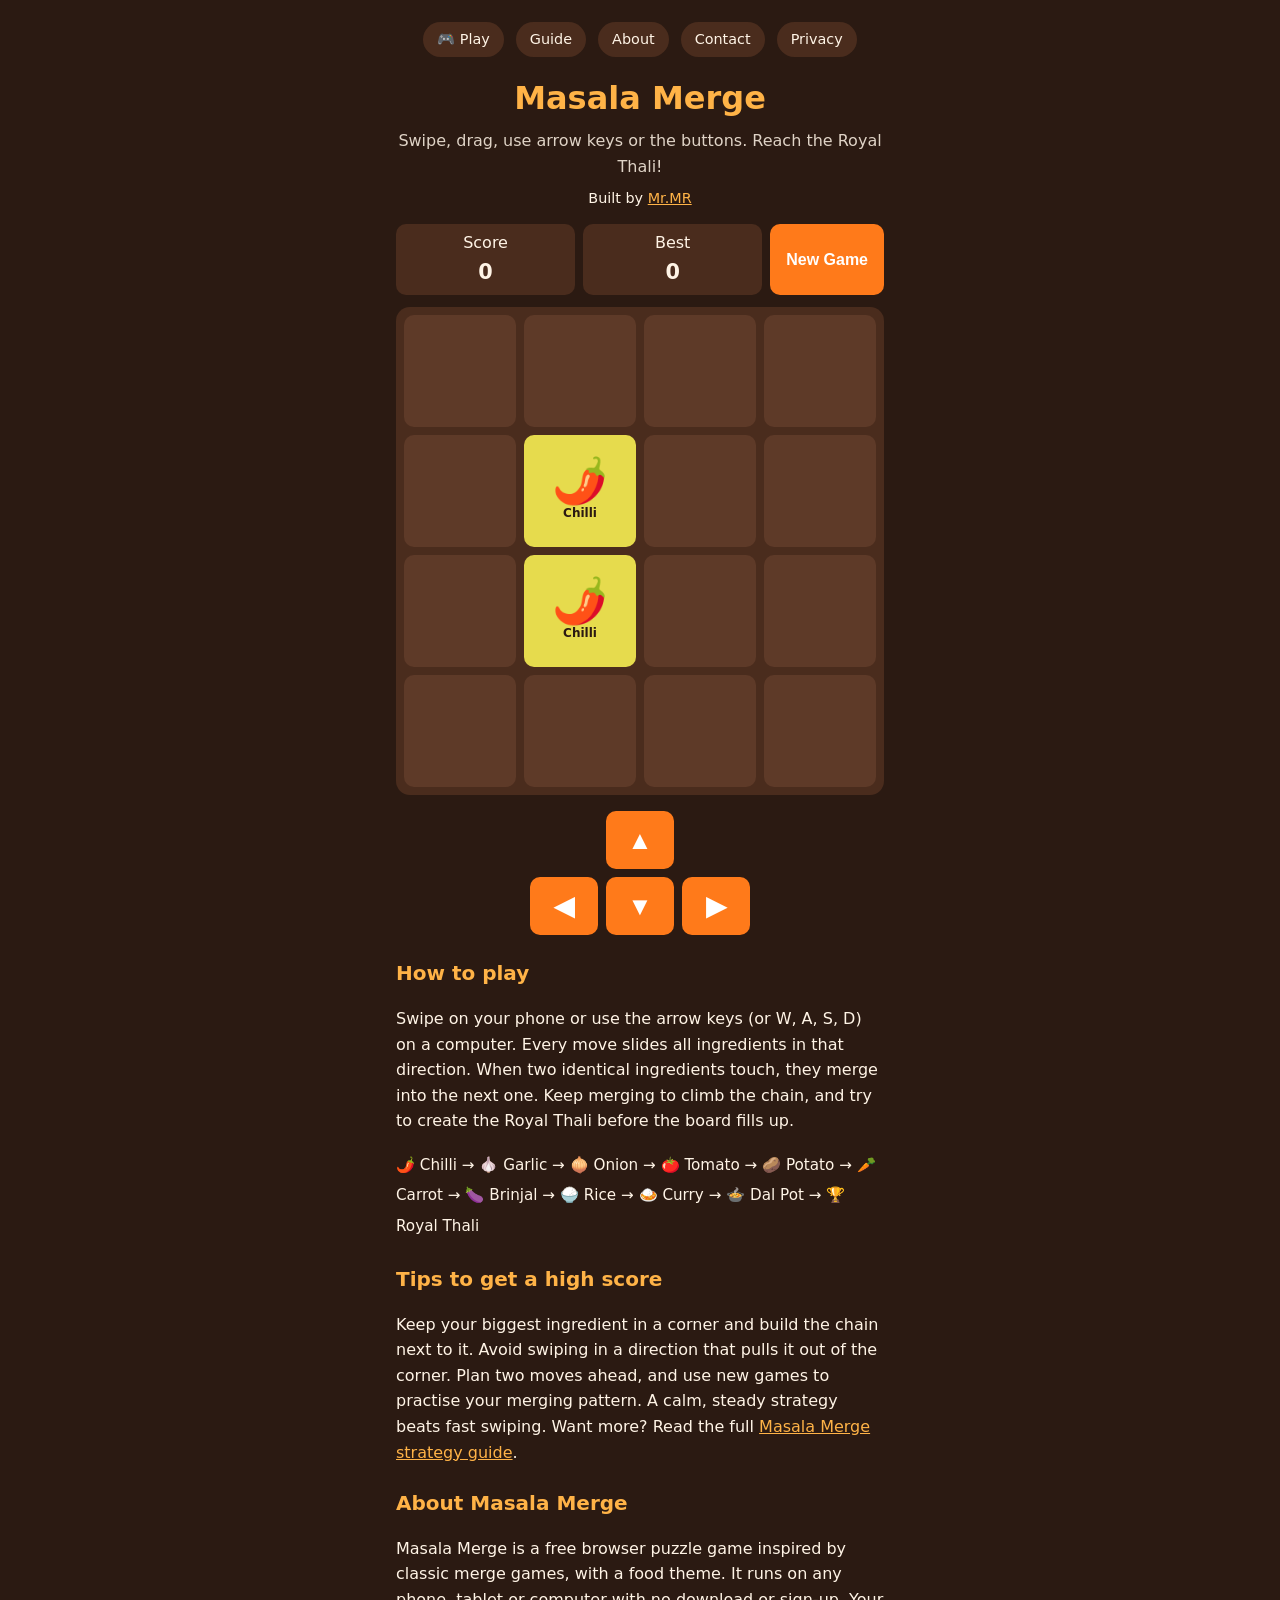
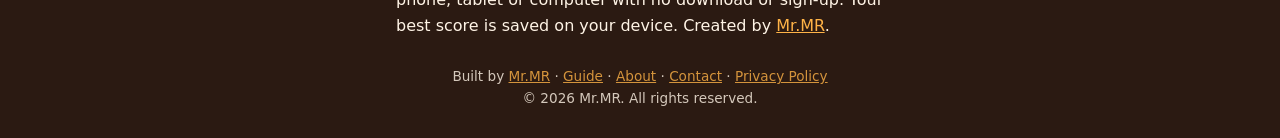
<file: index.html>
<!DOCTYPE html>
<html lang="en">
<head>
<meta charset="utf-8">
<meta name="viewport" content="width=device-width, initial-scale=1, viewport-fit=cover">
<title>Masala Merge – Free Online Indian Food Merge Puzzle Game</title>
<meta name="description" content="Masala Merge is a free merge puzzle. Swipe to combine chillies, garlic, onions and more all the way up to the Royal Thali. Play instantly on phone or PC.">
<meta name="author" content="Mr.MR">
<link rel="canonical" href="https://masala-merge.vercel.app/">

<!-- Google AdSense: confirm this publisher ID matches the one shown in your AdSense account. -->
<script async src="https://pagead2.googlesyndication.com/pagead/js/adsbygoogle.js?client=ca-pub-1119913428693800" crossorigin="anonymous"></script>

<link rel="stylesheet" href="style.css">
<style>
*{box-sizing:border-box}
body{margin:0;font-family:system-ui,sans-serif;background:#2b1a12;color:#fff4e6;line-height:1.6}
main{max-width:520px;margin:0 auto;padding:16px}
.nav{display:flex;flex-wrap:wrap;justify-content:center;gap:12px;margin-bottom:16px}
.nav a{white-space:nowrap}
h1{margin:8px 0 4px;font-size:2rem;text-align:center;color:#ffb347}
.sub{text-align:center;margin:0 0 14px;opacity:.85}
.by{text-align:center}
.bar{display:flex;gap:8px;margin-bottom:12px;align-items:stretch}
.box{flex:1;background:#4a2c1d;border-radius:10px;padding:6px 10px;text-align:center}
.box b{display:block;font-size:1.3rem}
button{background:#ff7a1a;color:#fff;border:0;border-radius:10px;padding:10px 16px;font-size:1rem;font-weight:700;cursor:pointer}
button:focus-visible,a:focus-visible{outline:3px solid #fff;outline-offset:3px}
#wrap{position:relative}
#board{display:grid;grid-template-columns:repeat(4,minmax(0,1fr));gap:8px;background:#4a2c1d;padding:8px;border-radius:14px;touch-action:none;user-select:none}
.t{aspect-ratio:1;min-width:0;border-radius:10px;display:flex;flex-direction:column;align-items:center;justify-content:center;background:#5e3a28;color:#2b1a12;font-weight:700;overflow:hidden}
.t span{font-size:clamp(1.4rem,8vw,2.8rem);line-height:1}
.t small{font-size:clamp(.5rem,2.3vw,.75rem);text-align:center;overflow-wrap:anywhere}
.e{background:#5e3a28}
.n{animation:pop .18s ease-out}
@keyframes pop{from{transform:scale(.4)}to{transform:scale(1)}}
#ov{display:none;position:absolute;inset:0;background:rgba(43,26,18,.9);border-radius:14px;flex-direction:column;align-items:center;justify-content:center;text-align:center;padding:16px;gap:8px}
#ov h2{margin:0;font-size:1.8rem}
.pad{display:grid;grid-template-columns:repeat(3,68px);grid-template-rows:repeat(2,58px);gap:8px;justify-content:center;margin:16px 0}
.pad button{font-size:1.6rem;padding:0}
#bu{grid-column:2;grid-row:1}#bl{grid-column:1;grid-row:2}#bd{grid-column:2;grid-row:2}#br{grid-column:3;grid-row:2}
section{margin-top:22px}
h2.s{color:#ffb347;font-size:1.25rem}
#legend{font-size:.95rem;line-height:2;overflow-wrap:anywhere}
footer{text-align:center;margin:28px 0 12px;font-size:.85rem;opacity:.8}
a{color:#ffb347}
@media(max-width:360px){main{padding:10px}#board{gap:5px;padding:5px}.bar{gap:5px}.box{padding:5px}button{padding:9px 10px}}
</style>
</head>
<body>
<main>
<nav class="nav" aria-label="Main navigation"><a href="index.html">🎮 Play</a><a href="guide.html">Guide</a><a href="about.html">About</a><a href="contact.html">Contact</a><a href="privacy.html">Privacy</a></nav>
<h1>Masala Merge</h1>
<p class="sub">Swipe, drag, use arrow keys or the buttons. Reach the Royal Thali!</p>
<p class="by">Built by <a href="https://mrmr-website.vercel.app/">Mr.MR</a></p>
<div class="bar">
<div class="box">Score<b id="sc">0</b></div>
<div class="box">Best<b id="bs">0</b></div>
<button id="nw" type="button">New Game</button>
</div>
<div id="wrap">
<div id="board" role="grid" aria-label="Masala Merge game board"></div>
<div id="ov" role="dialog" aria-modal="true" aria-labelledby="ot" aria-describedby="om"><h2 id="ot"></h2><p id="om"></p><button id="ob" type="button"></button></div>
</div>
<div class="pad" aria-label="Game controls">
<button id="bu" type="button" aria-label="Up">▲</button><button id="bl" type="button" aria-label="Left">◀</button><button id="bd" type="button" aria-label="Down">▼</button><button id="br" type="button" aria-label="Right">▶</button>
</div>

<section>
<h2 class="s">How to play</h2>
<p>Swipe on your phone or use the arrow keys (or W, A, S, D) on a computer. Every move slides all ingredients in that direction. When two identical ingredients touch, they merge into the next one. Keep merging to climb the chain, and try to create the Royal Thali before the board fills up.</p>
<div id="legend"></div>
</section>

<section>
<h2 class="s">Tips to get a high score</h2>
<p>Keep your biggest ingredient in a corner and build the chain next to it. Avoid swiping in a direction that pulls it out of the corner. Plan two moves ahead, and use new games to practise your merging pattern. A calm, steady strategy beats fast swiping. Want more? Read the full <a href="guide.html">Masala Merge strategy guide</a>.</p>
</section>

<section>
<h2 class="s">About Masala Merge</h2>
<p>Masala Merge is a free browser puzzle game inspired by classic merge games, with a food theme. It runs on any phone, tablet or computer with no download or sign-up. Your best score is saved on your device. Created by <a href="https://mrmr-website.vercel.app/">Mr.MR</a>.</p>
</section>

<footer>Built by <a href="https://mrmr-website.vercel.app/">Mr.MR</a> · <a href="guide.html">Guide</a> · <a href="about.html">About</a> · <a href="contact.html">Contact</a> · <a href="privacy.html">Privacy Policy</a><br>© 2026 Mr.MR. All rights reserved.</footer>
</main>
<script>
(function(){
'use strict';
const E=['','🌶️','🧄','🧅','🍅','🥔','🥕','🍆','🍚','🍛','🍲','🏆'];
const NM=['','Chilli','Garlic','Onion','Tomato','Potato','Carrot','Brinjal','Rice','Curry','Dal Pot','Royal Thali'];
let g,score,best=0,over=false,won=false,fresh=-1,act=null;
try{best=Number(localStorage.getItem('mm_best'))||0}catch(e){}
const $=id=>document.getElementById(id);
const pos=(d,l,i)=>d===0?l*4+i:d===1?l*4+3-i:d===2?i*4+l:(3-i)*4+l;
function add(){
 const empty=[];
 g.forEach((v,i)=>{if(!v)empty.push(i)});
 if(!empty.length)return;
 fresh=empty[Math.floor(Math.random()*empty.length)];
 g[fresh]=Math.random()<0.9?1:2;
}
function can(){
 for(let i=0;i<16;i++){
  if(!g[i])return true;
  if(i%4<3&&g[i]===g[i+1])return true;
  if(i<12&&g[i]===g[i+4])return true;
 }
 return false;
}
function show(t,m,b,f){
 $('ot').textContent=t;$('om').textContent=m;$('ob').textContent=b;act=f;$('ov').style.display='flex';$('ob').focus();
}
function draw(){
 $('board').innerHTML=g.map((v,i)=>v?'<div class="t'+(i===fresh?' n':'')+'" role="gridcell" aria-label="'+NM[v]+'" style="background:hsl('+((30+v*26)%360)+' 75% '+(62-v*2)+'%)"><span aria-hidden="true">'+E[v]+'</span><small>'+NM[v]+'</small></div>':'<div class="t e" role="gridcell" aria-label="Empty"></div>').join('');
 $('sc').textContent=score;$('bs').textContent=best;
}
function start(){
 g=Array(16).fill(0);score=0;over=false;won=false;fresh=-1;$('ov').style.display='none';act=null;add();add();draw();
}
function move(d){
 if(over)return;
 let moved=false,gain=0;
 for(let l=0;l<4;l++){
  const ix=[0,1,2,3].map(i=>pos(d,l,i));
  const a=ix.map(i=>g[i]).filter(Boolean),o=[];
  for(let i=0;i<a.length;i++){
   if(a[i]===a[i+1]){o.push(a[i]+1);gain+=Math.pow(2,a[i]+1);i++}
   else o.push(a[i]);
  }
  while(o.length<4)o.push(0);
  ix.forEach((p,i)=>{if(g[p]!==o[i]){moved=true;g[p]=o[i]}});
 }
 if(!moved)return;
 score+=gain;add();
 if(score>best){best=score;try{localStorage.setItem('mm_best',String(best))}catch(e){}}
 draw();
 if(!won&&g.indexOf(11)>-1){won=true;show('🏆 Royal Thali!','You did it! Keep going for a higher score?','Keep playing',()=>{$('ov').style.display='none';$('nw').focus()})}
 else if(!can()){over=true;show('Board full!','Final score: '+score,'Play again',start)}
}
const K={ArrowLeft:0,ArrowRight:1,ArrowUp:2,ArrowDown:3,a:0,d:1,w:2,s:3,A:0,D:1,W:2,S:3};
document.addEventListener('keydown',e=>{if(e.key in K && !/INPUT|TEXTAREA/.test(document.activeElement.tagName)){e.preventDefault();move(K[e.key])}});
let sx=0,sy=0,dn=false;const b=$('board');
b.addEventListener('pointerdown',e=>{sx=e.clientX;sy=e.clientY;dn=true});
window.addEventListener('pointerup',e=>{
 if(!dn)return;dn=false;
 const dx=e.clientX-sx,dy=e.clientY-sy;
 if(Math.max(Math.abs(dx),Math.abs(dy))<24)return;
 move(Math.abs(dx)>Math.abs(dy)?(dx>0?1:0):(dy>0?3:2));
});
$('bl').onclick=()=>move(0);$('br').onclick=()=>move(1);$('bu').onclick=()=>move(2);$('bd').onclick=()=>move(3);
$('nw').onclick=start;$('ob').onclick=()=>{if(typeof act==='function')act()};
$('legend').textContent=E.slice(1).map((e,i)=>e+' '+NM[i+1]).join(' → ');
start();
})();
</script>
</body>
</html>
</file>
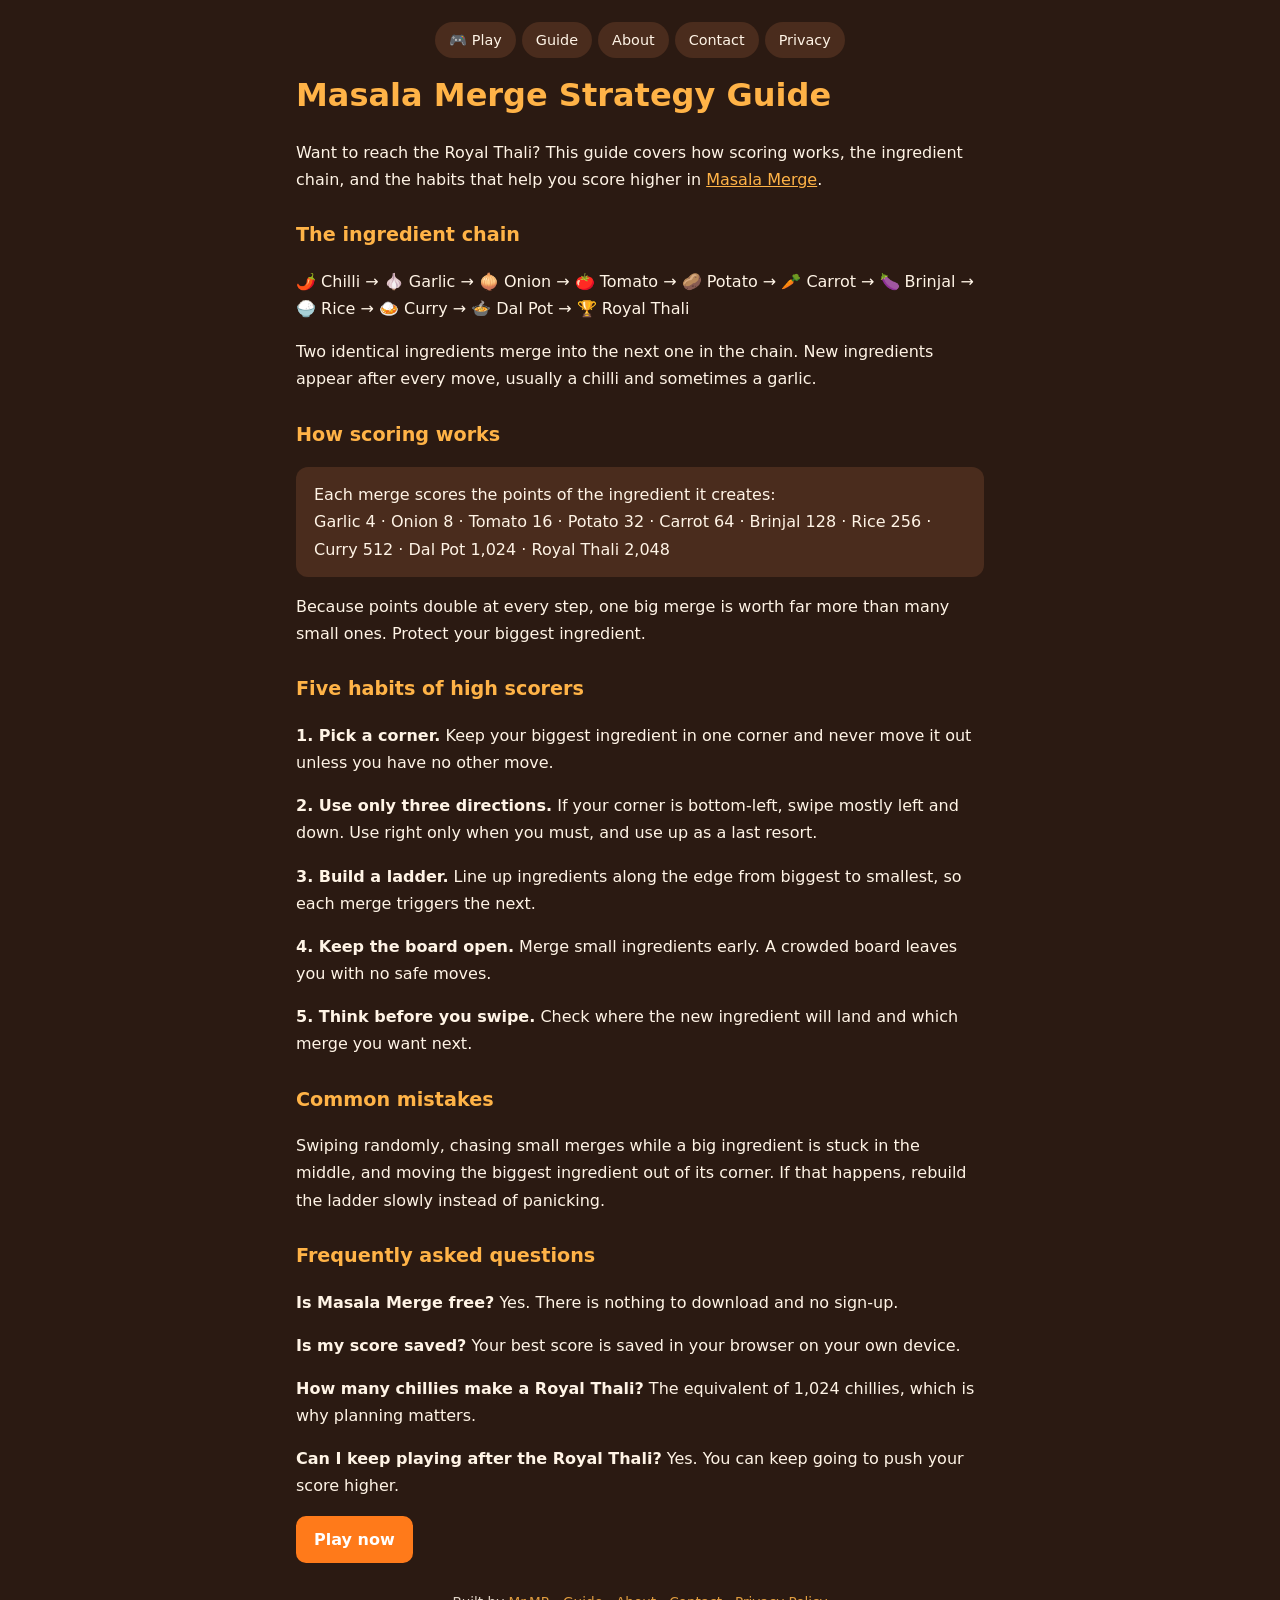
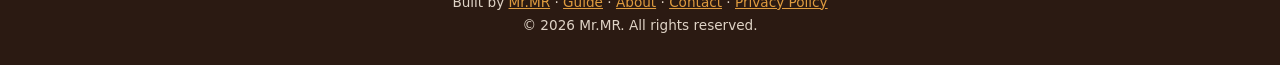
<file: guide.html>
<!DOCTYPE html>
<html lang="en"><head><meta charset="utf-8"><meta name="viewport" content="width=device-width, initial-scale=1">
<title>Strategy Guide and Tips – Masala Merge</title><meta name="description" content="Learn how scoring works in Masala Merge and the habits that help you reach the Royal Thali. Free strategy guide by Mr.MR."><meta name="author" content="Mr.MR">
<link rel="stylesheet" href="style.css"></head>
<body><main class="page"><nav class="nav"><a href="index.html">🎮 Play</a><a href="guide.html">Guide</a><a href="about.html">About</a><a href="contact.html">Contact</a><a href="privacy.html">Privacy</a></nav>
<h1>Masala Merge Strategy Guide</h1>
<p>Want to reach the Royal Thali? This guide covers how scoring works, the ingredient chain, and the habits that help you score higher in <a href="index.html">Masala Merge</a>.</p>
<h2>The ingredient chain</h2>
<p>🌶️ Chilli → 🧄 Garlic → 🧅 Onion → 🍅 Tomato → 🥔 Potato → 🥕 Carrot → 🍆 Brinjal → 🍚 Rice → 🍛 Curry → 🍲 Dal Pot → 🏆 Royal Thali</p>
<p>Two identical ingredients merge into the next one in the chain. New ingredients appear after every move, usually a chilli and sometimes a garlic.</p>
<h2>How scoring works</h2>
<div class="card">Each merge scores the points of the ingredient it creates:<br>Garlic 4 · Onion 8 · Tomato 16 · Potato 32 · Carrot 64 · Brinjal 128 · Rice 256 · Curry 512 · Dal Pot 1,024 · Royal Thali 2,048</div>
<p>Because points double at every step, one big merge is worth far more than many small ones. Protect your biggest ingredient.</p>
<h2>Five habits of high scorers</h2>
<p><b>1. Pick a corner.</b> Keep your biggest ingredient in one corner and never move it out unless you have no other move.</p>
<p><b>2. Use only three directions.</b> If your corner is bottom-left, swipe mostly left and down. Use right only when you must, and use up as a last resort.</p>
<p><b>3. Build a ladder.</b> Line up ingredients along the edge from biggest to smallest, so each merge triggers the next.</p>
<p><b>4. Keep the board open.</b> Merge small ingredients early. A crowded board leaves you with no safe moves.</p>
<p><b>5. Think before you swipe.</b> Check where the new ingredient will land and which merge you want next.</p>
<h2>Common mistakes</h2>
<p>Swiping randomly, chasing small merges while a big ingredient is stuck in the middle, and moving the biggest ingredient out of its corner. If that happens, rebuild the ladder slowly instead of panicking.</p>
<h2>Frequently asked questions</h2>
<p><b>Is Masala Merge free?</b> Yes. There is nothing to download and no sign-up.</p>
<p><b>Is my score saved?</b> Your best score is saved in your browser on your own device.</p>
<p><b>How many chillies make a Royal Thali?</b> The equivalent of 1,024 chillies, which is why planning matters.</p>
<p><b>Can I keep playing after the Royal Thali?</b> Yes. You can keep going to push your score higher.</p>
<p><a class="btn" href="index.html">Play now</a></p>
<footer>Built by <a href="https://mrmr-website.vercel.app/">Mr.MR</a> · <a href="guide.html">Guide</a> · <a href="about.html">About</a> · <a href="contact.html">Contact</a> · <a href="privacy.html">Privacy Policy</a><br>© 2026 Mr.MR. All rights reserved.</footer></main></body></html>
</file>
<file: style.css>
*{box-sizing:border-box}
body{margin:0;font-family:system-ui,sans-serif;background:#2b1a12;color:#fff4e6;line-height:1.7}
a{color:#ffb347}
.nav{display:flex;gap:6px;justify-content:center;flex-wrap:wrap;margin:6px 0 10px}
.nav a{background:#4a2c1d;color:#fff4e6;text-decoration:none;padding:6px 14px;border-radius:20px;font-size:.9rem}
.nav a:hover{background:#ff7a1a}
.by{text-align:center;margin:-6px 0 14px;font-size:.9rem}
main.page{max-width:720px;margin:0 auto;padding:16px}
.page h1{color:#ffb347;margin:10px 0}
.page h2{color:#ffb347;font-size:1.2rem;margin-top:26px}
.card{background:#4a2c1d;border-radius:12px;padding:14px 18px;margin:14px 0}
.btn{display:inline-block;background:#ff7a1a;color:#fff;padding:10px 18px;border-radius:10px;text-decoration:none;font-weight:700}
footer{text-align:center;margin:28px 0 12px;font-size:.85rem;opacity:.85}
</file>
